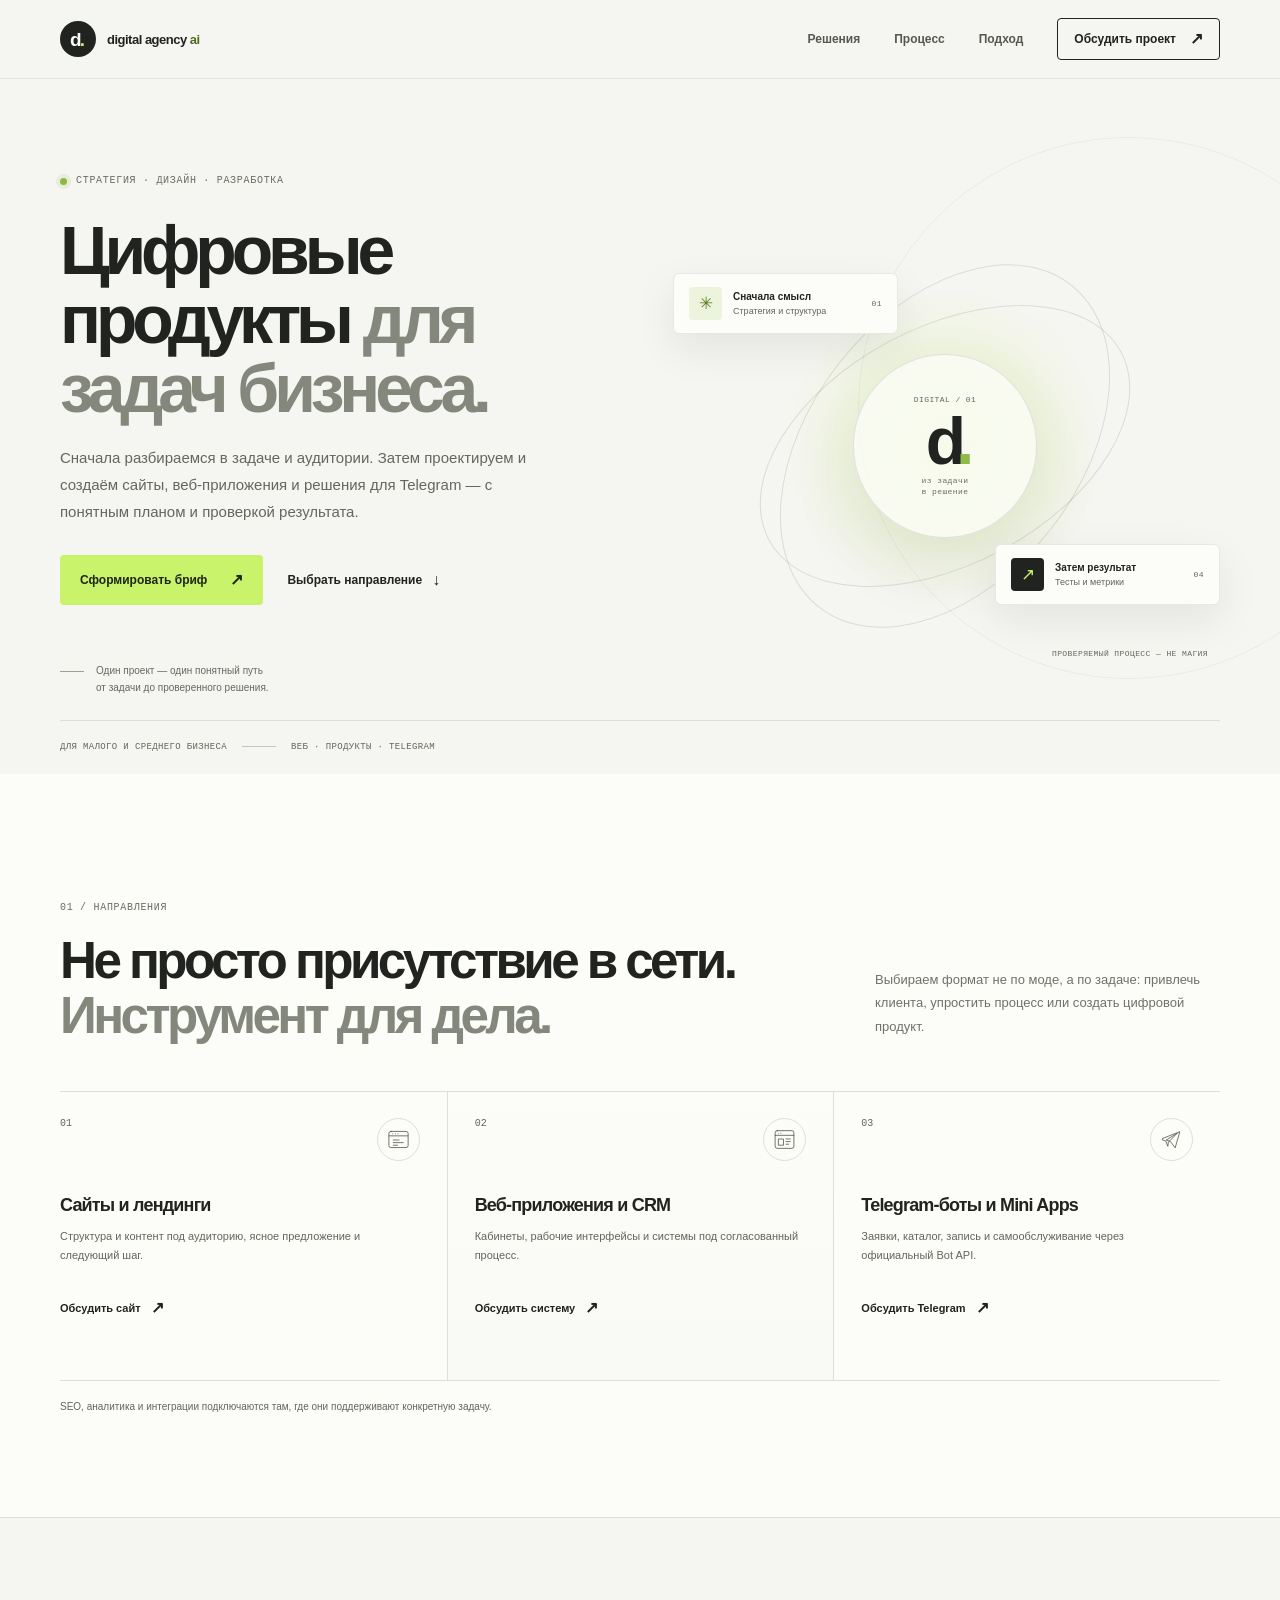
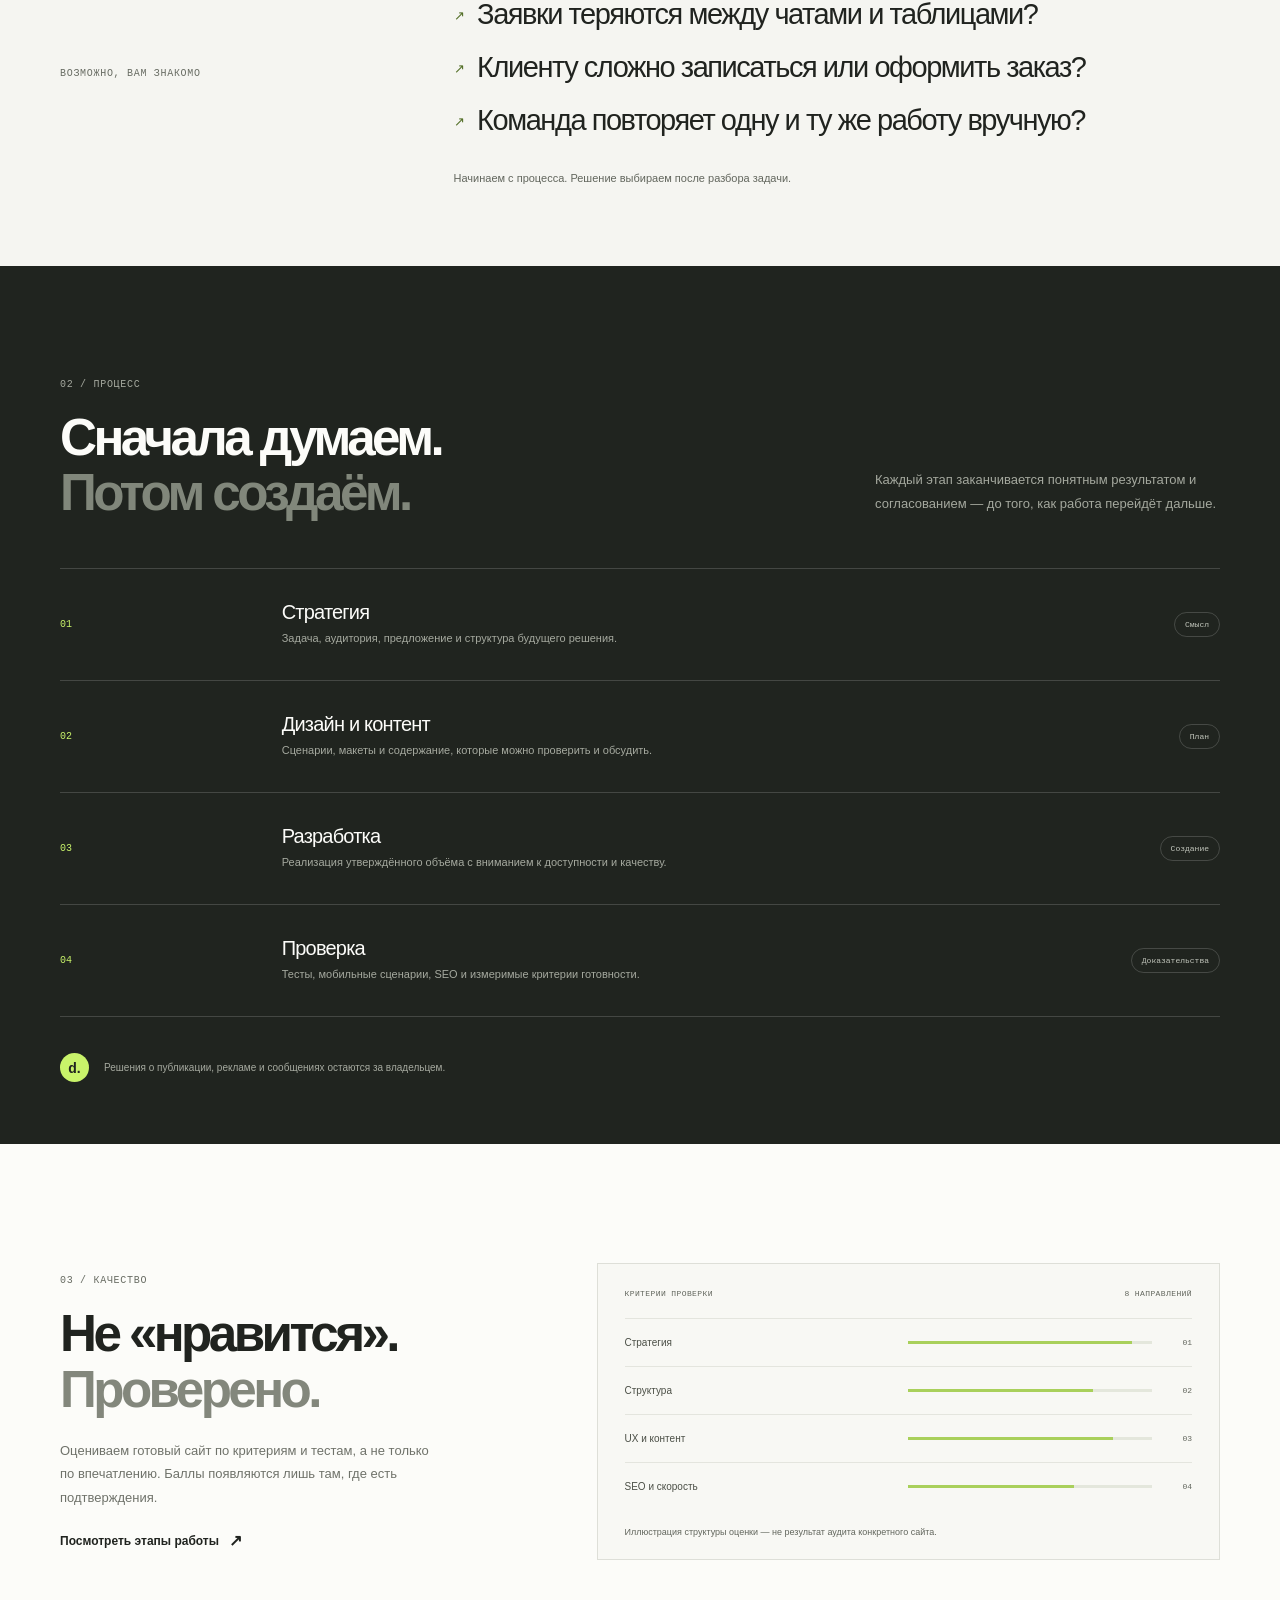
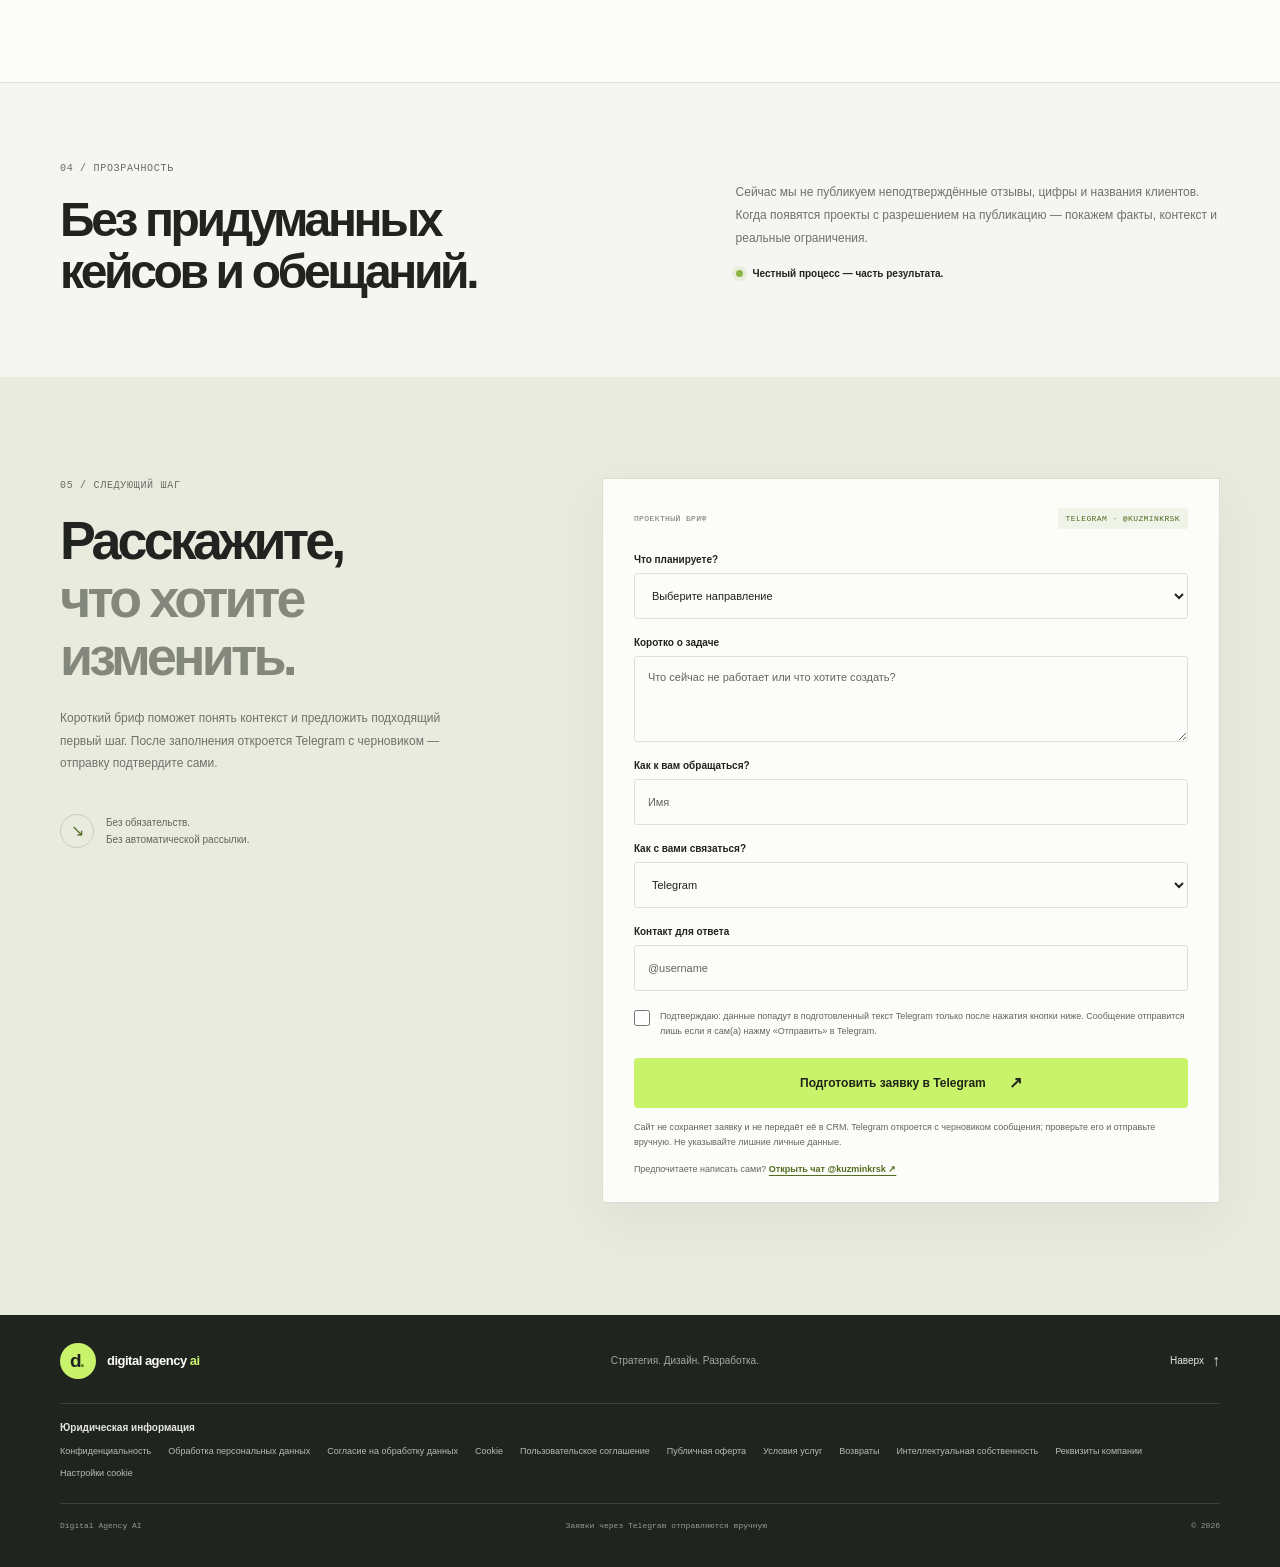
<file: index.html>
<!doctype html>
<html lang="ru">
  <head>
    <meta charset="UTF-8" />
    <meta name="viewport" content="width=device-width, initial-scale=1" />
    <meta name="theme-color" content="#f5f5f1" />
    <meta name="robots" content="index, follow" />
    <meta
      name="description"
      content="Digital Agency AI проектирует и разрабатывает сайты, веб-приложения и решения для Telegram. Стратегия, дизайн, разработка и проверка — по этапам."
    />
    <meta property="og:type" content="website" />
    <meta property="og:locale" content="ru_RU" />
    <meta property="og:title" content="Digital Agency AI — цифровые продукты для бизнеса" />
    <meta
      property="og:description"
      content="Сначала разбираемся в задаче. Затем проектируем и создаём сайты, веб-приложения и Telegram-решения."
    />
    <link rel="icon" href="./favicon.svg" type="image/svg+xml" />
    <link rel="stylesheet" href="./styles.css" />
    <title>Digital Agency AI — цифровые продукты для бизнеса</title>
  </head>
  <body>
    <a class="skip-link" href="#main">Перейти к содержимому</a>

    <header class="site-header">
      <div class="container header-inner">
        <a class="brand" href="#top" aria-label="Digital Agency AI — на главную">
          <span class="brand-mark" aria-hidden="true">d<span>.</span></span>
          <span class="brand-name">digital agency <b>ai</b></span>
        </a>

        <button
          class="menu-toggle"
          type="button"
          aria-expanded="false"
          aria-controls="primary-navigation"
          aria-label="Открыть меню"
        >
          <span></span>
          <span></span>
        </button>

        <nav class="site-nav" id="primary-navigation" aria-label="Основная навигация">
          <a href="#services">Решения</a>
          <a href="#process">Процесс</a>
          <a href="#quality">Подход</a>
          <a class="nav-cta" href="#brief">Обсудить проект <span aria-hidden="true">↗</span></a>
        </nav>
      </div>
    </header>

    <main id="main">
      <section class="hero section-shell" id="top" aria-labelledby="hero-title">
        <div class="container hero-grid">
          <div class="hero-copy">
            <p class="eyebrow"><span class="status-dot"></span> Стратегия · Дизайн · Разработка</p>
            <h1 id="hero-title">Цифровые продукты <span>для задач бизнеса.</span></h1>
            <p class="hero-description">
              Сначала разбираемся в задаче и аудитории. Затем проектируем и создаём
              сайты, веб-приложения и решения для Telegram — с понятным планом и
              проверкой результата.
            </p>
            <div class="hero-actions">
              <a class="button button-primary" href="#brief">
                Сформировать бриф <span aria-hidden="true">↗</span>
              </a>
              <a class="text-link" href="#services">Выбрать направление <span aria-hidden="true">↓</span></a>
            </div>
            <div class="hero-note">
              <span class="note-line" aria-hidden="true"></span>
              <p>Один проект — один понятный путь<br />от задачи до проверенного решения.</p>
            </div>
          </div>

          <div class="hero-art" aria-label="Схема этапов работы над цифровым продуктом">
            <div class="art-orbit orbit-one"></div>
            <div class="art-orbit orbit-two"></div>
            <div class="art-center">
              <span class="center-kicker">DIGITAL / 01</span>
              <span class="center-symbol" aria-hidden="true">d<span>.</span></span>
              <span class="center-label">из задачи<br />в решение</span>
            </div>
            <div class="art-card art-card-top">
              <span class="art-card-icon icon-spark" aria-hidden="true">✳</span>
              <span><b>Сначала смысл</b><small>Стратегия и структура</small></span>
              <span class="card-index">01</span>
            </div>
            <div class="art-card art-card-bottom">
              <span class="art-card-icon icon-check" aria-hidden="true">↗</span>
              <span><b>Затем результат</b><small>Тесты и метрики</small></span>
              <span class="card-index">04</span>
            </div>
            <span class="art-caption">ПРОВЕРЯЕМЫЙ ПРОЦЕСС <span>—</span> НЕ МАГИЯ</span>
          </div>
        </div>
        <div class="hero-bottom container">
          <span>Для малого и среднего бизнеса</span>
          <span class="hero-bottom-line" aria-hidden="true"></span>
          <span>Веб · Продукты · Telegram</span>
        </div>
      </section>

      <section class="services section-shell" id="services" aria-labelledby="services-title">
        <div class="container">
          <div class="section-heading">
            <div>
              <p class="eyebrow section-index">01 / НАПРАВЛЕНИЯ</p>
              <h2 id="services-title">Не просто присутствие в сети.<br /><span>Инструмент для дела.</span></h2>
            </div>
            <p class="section-intro">
              Выбираем формат не по моде, а по задаче: привлечь клиента, упростить
              процесс или создать цифровой продукт.
            </p>
          </div>

          <div class="service-grid">
            <article class="service-card">
              <div class="service-card-top">
                <span class="service-number">01</span>
                <span class="service-icon icon-window" aria-hidden="true">
                  <svg viewBox="0 0 48 48" fill="none">
                    <rect x="5.5" y="8.5" width="37" height="31" rx="4" />
                    <path d="M6 17h36M13 13h.01M18 13h.01M23 13h.01M14 25h11M14 30h19M14 35h8" />
                  </svg>
                </span>
              </div>
              <h3>Сайты и лендинги</h3>
              <p>Структура и контент под аудиторию, ясное предложение и следующий шаг.</p>
              <a class="card-link" href="#brief">Обсудить сайт <span aria-hidden="true">↗</span></a>
            </article>

            <article class="service-card service-card-featured">
              <div class="service-card-top">
                <span class="service-number">02</span>
                <span class="service-icon icon-system" aria-hidden="true">
                  <svg viewBox="0 0 48 48" fill="none">
                    <rect x="6" y="7" width="36" height="34" rx="4" />
                    <path d="M6 16h36M12 12h.01M17 12h.01M13 23h9v12h-9zM27 23h8M27 28h8M27 33h5" />
                  </svg>
                </span>
              </div>
              <h3>Веб-приложения и CRM</h3>
              <p>Кабинеты, рабочие интерфейсы и системы под согласованный процесс.</p>
              <a class="card-link" href="#brief">Обсудить систему <span aria-hidden="true">↗</span></a>
            </article>

            <article class="service-card">
              <div class="service-card-top">
                <span class="service-number">03</span>
                <span class="service-icon icon-telegram" aria-hidden="true">
                  <svg viewBox="0 0 48 48" fill="none">
                    <path d="m7 22 33-13-9 31-9-12-8-3 21-13-17 17-1 8-4-10-6-2Z" />
                  </svg>
                </span>
              </div>
              <h3>Telegram-боты и Mini Apps</h3>
              <p>Заявки, каталог, запись и самообслуживание через официальный Bot API.</p>
              <a class="card-link" href="#brief">Обсудить Telegram <span aria-hidden="true">↗</span></a>
            </article>
          </div>

          <p class="service-footnote">
            SEO, аналитика и интеграции подключаются там, где они поддерживают конкретную задачу.
          </p>
        </div>
      </section>

      <section class="problem-band section-shell" aria-label="Примеры бизнес-задач">
        <div class="container problem-inner">
          <p class="eyebrow">ВОЗМОЖНО, ВАМ ЗНАКОМО</p>
          <div class="problem-list">
            <p>Заявки теряются между чатами и таблицами?</p>
            <p>Клиенту сложно записаться или оформить заказ?</p>
            <p>Команда повторяет одну и ту же работу вручную?</p>
          </div>
          <p class="problem-note">Начинаем с процесса. Решение выбираем после разбора задачи.</p>
        </div>
      </section>

      <section class="process section-shell" id="process" aria-labelledby="process-title">
        <div class="container">
          <div class="section-heading section-heading-light">
            <div>
              <p class="eyebrow section-index">02 / ПРОЦЕСС</p>
              <h2 id="process-title">Сначала думаем.<br /><span>Потом создаём.</span></h2>
            </div>
            <p class="section-intro">
              Каждый этап заканчивается понятным результатом и согласованием — до
              того, как работа перейдёт дальше.
            </p>
          </div>

          <div class="process-list">
            <article class="process-step">
              <span class="step-number">01</span>
              <div>
                <h3>Стратегия</h3>
                <p>Задача, аудитория, предложение и структура будущего решения.</p>
              </div>
              <span class="step-tag">Смысл</span>
            </article>
            <article class="process-step">
              <span class="step-number">02</span>
              <div>
                <h3>Дизайн и контент</h3>
                <p>Сценарии, макеты и содержание, которые можно проверить и обсудить.</p>
              </div>
              <span class="step-tag">План</span>
            </article>
            <article class="process-step">
              <span class="step-number">03</span>
              <div>
                <h3>Разработка</h3>
                <p>Реализация утверждённого объёма с вниманием к доступности и качеству.</p>
              </div>
              <span class="step-tag">Создание</span>
            </article>
            <article class="process-step">
              <span class="step-number">04</span>
              <div>
                <h3>Проверка</h3>
                <p>Тесты, мобильные сценарии, SEO и измеримые критерии готовности.</p>
              </div>
              <span class="step-tag">Доказательства</span>
            </article>
          </div>
          <div class="process-bottom">
            <span class="process-mark" aria-hidden="true">d.</span>
            <p>Решения о публикации, рекламе и сообщениях остаются за владельцем.</p>
          </div>
        </div>
      </section>

      <section class="quality section-shell" id="quality" aria-labelledby="quality-title">
        <div class="container quality-grid">
          <div class="quality-copy">
            <p class="eyebrow section-index">03 / КАЧЕСТВО</p>
            <h2 id="quality-title">Не «нравится».<br /><span>Проверено.</span></h2>
            <p>
              Оцениваем готовый сайт по критериям и тестам, а не только по впечатлению.
              Баллы появляются лишь там, где есть подтверждения.
            </p>
            <a class="text-link" href="#process">
              Посмотреть этапы работы <span aria-hidden="true">↗</span>
            </a>
          </div>
          <div class="quality-board" aria-label="Категории оценки сайта">
            <div class="board-topline">
              <span>КРИТЕРИИ ПРОВЕРКИ</span>
              <span>8 НАПРАВЛЕНИЙ</span>
            </div>
            <div class="quality-row"><span>Стратегия</span><span class="quality-track"><i style="--fill: 92%"></i></span><b>01</b></div>
            <div class="quality-row"><span>Структура</span><span class="quality-track"><i style="--fill: 76%"></i></span><b>02</b></div>
            <div class="quality-row"><span>UX и контент</span><span class="quality-track"><i style="--fill: 84%"></i></span><b>03</b></div>
            <div class="quality-row"><span>SEO и скорость</span><span class="quality-track"><i style="--fill: 68%"></i></span><b>04</b></div>
            <p class="board-note">Иллюстрация структуры оценки — не результат аудита конкретного сайта.</p>
          </div>
        </div>
      </section>

      <section class="transparency section-shell" aria-labelledby="transparency-title">
        <div class="container transparency-inner">
          <div>
            <p class="eyebrow section-index">04 / ПРОЗРАЧНОСТЬ</p>
            <h2 id="transparency-title">Без придуманных<br />кейсов и обещаний.</h2>
          </div>
          <div class="transparency-copy">
            <p>
              Сейчас мы не публикуем неподтверждённые отзывы, цифры и названия клиентов.
              Когда появятся проекты с разрешением на публикацию — покажем факты, контекст
              и реальные ограничения.
            </p>
            <p class="transparency-note"><span class="status-dot"></span> Честный процесс — часть результата.</p>
          </div>
        </div>
      </section>

      <section class="brief-section section-shell" id="brief" aria-labelledby="brief-title">
        <div class="container brief-grid">
          <div class="brief-copy">
            <p class="eyebrow section-index">05 / СЛЕДУЮЩИЙ ШАГ</p>
            <h2 id="brief-title">Расскажите,<br /><span>что хотите изменить.</span></h2>
            <p>
              Короткий бриф поможет понять контекст и предложить подходящий первый шаг.
              После заполнения откроется Telegram с черновиком — отправку подтвердите сами.
            </p>
            <div class="brief-side-note">
              <span class="brief-side-icon" aria-hidden="true">↘</span>
              <span>Без обязательств.<br />Без автоматической рассылки.</span>
            </div>
          </div>

          <div class="brief-form-card">
            <div class="form-card-heading">
              <span>ПРОЕКТНЫЙ БРИФ</span>
              <span class="form-demo">TELEGRAM · @KUZMINKRSK</span>
            </div>
            <form id="brief-form" novalidate>
              <label for="project-type">Что планируете?</label>
              <select id="project-type" name="project-type" required>
                <option value="">Выберите направление</option>
                <option value="website">Сайт или лендинг</option>
                <option value="webapp">Веб-приложение или CRM</option>
                <option value="telegram">Telegram-бот или Mini App</option>
                <option value="unsure">Пока не уверен(а)</option>
              </select>

              <label for="project-description">Коротко о задаче</label>
              <textarea
                id="project-description"
                name="project-description"
                rows="3"
                maxlength="800"
                placeholder="Что сейчас не работает или что хотите создать?"
                required
              ></textarea>

              <label for="contact-name">Как к вам обращаться?</label>
              <input id="contact-name" name="contact-name" type="text" autocomplete="name" maxlength="80" placeholder="Имя" required />

              <label for="contact-type">Как с вами связаться?</label>
              <select id="contact-type" name="contact-type" required>
                <option value="telegram">Telegram</option>
                <option value="phone">Телефон</option>
                <option value="email">Email</option>
              </select>

              <label for="contact-value">Контакт для ответа</label>
              <input
                id="contact-value"
                name="contact-value"
                type="text"
                autocomplete="off"
                maxlength="254"
                placeholder="@username"
                required
              />

              <div class="consent-row">
                <input id="telegram-confirmation" name="telegram-confirmation" type="checkbox" required />
                <label for="telegram-confirmation">
                  Подтверждаю: данные попадут в подготовленный текст Telegram только после нажатия кнопки ниже.
                  Сообщение отправится лишь если я сам(а) нажму «Отправить» в Telegram.
                </label>
              </div>

              <button class="button button-primary form-submit" type="submit">
                Подготовить заявку в Telegram <span aria-hidden="true">↗</span>
              </button>
              <p class="form-privacy">
                Сайт не сохраняет заявку и не передаёт её в CRM. Telegram откроется с черновиком сообщения;
                проверьте его и отправьте вручную. Не указывайте лишние личные данные.
              </p>
              <p class="form-result" id="form-result" role="status" aria-live="polite"></p>
              <a
                class="form-telegram-fallback"
                id="form-telegram-fallback"
                href="https://t.me/kuzminkrsk"
                target="_blank"
                rel="noopener noreferrer"
                hidden
              >Открыть черновик заявки в Telegram ↗</a>
              <p class="form-direct-link">
                Предпочитаете написать сами?
                <a href="https://t.me/kuzminkrsk" target="_blank" rel="noopener noreferrer">Открыть чат @kuzminkrsk ↗</a>
              </p>
            </form>
          </div>
        </div>
      </section>
    </main>

    <footer class="site-footer">
      <div class="container footer-main">
        <a class="brand footer-brand" href="#top" aria-label="Digital Agency AI — наверх">
          <span class="brand-mark" aria-hidden="true">d<span>.</span></span>
          <span class="brand-name">digital agency <b>ai</b></span>
        </a>
        <p>Стратегия. Дизайн. Разработка.</p>
        <a class="footer-top" href="#top">Наверх <span aria-hidden="true">↑</span></a>
      </div>
      <div class="container footer-legal">
        <strong>Юридическая информация</strong>
        <nav aria-label="Юридическая информация">
          <a href="/legal/#/privacy-policy">Конфиденциальность</a>
          <a href="/legal/#/personal-data-processing-policy">Обработка персональных данных</a>
          <a href="/legal/#/personal-data-consent">Согласие на обработку данных</a>
          <a href="/legal/#/cookie-policy">Cookie</a>
          <a href="/legal/#/terms-of-use">Пользовательское соглашение</a>
          <a href="/legal/#/public-offer">Публичная оферта</a>
          <a href="/legal/#/service-terms">Условия услуг</a>
          <a href="/legal/#/refund-policy">Возвраты</a>
          <a href="/legal/#/intellectual-property-policy">Интеллектуальная собственность</a>
          <a href="/legal/#/company-details">Реквизиты компании</a>
          <a href="/legal/#/cookie-settings">Настройки cookie</a>
        </nav>
      </div>
      <div class="container footer-bottom">
        <span>Digital Agency AI</span>
        <span>Заявки через Telegram отправляются вручную</span>
        <span>© <span id="current-year">2026</span></span>
      </div>
    </footer>

    <script src="./script.js?v=9f6546f" defer></script>
  </body>
</html>
</file>
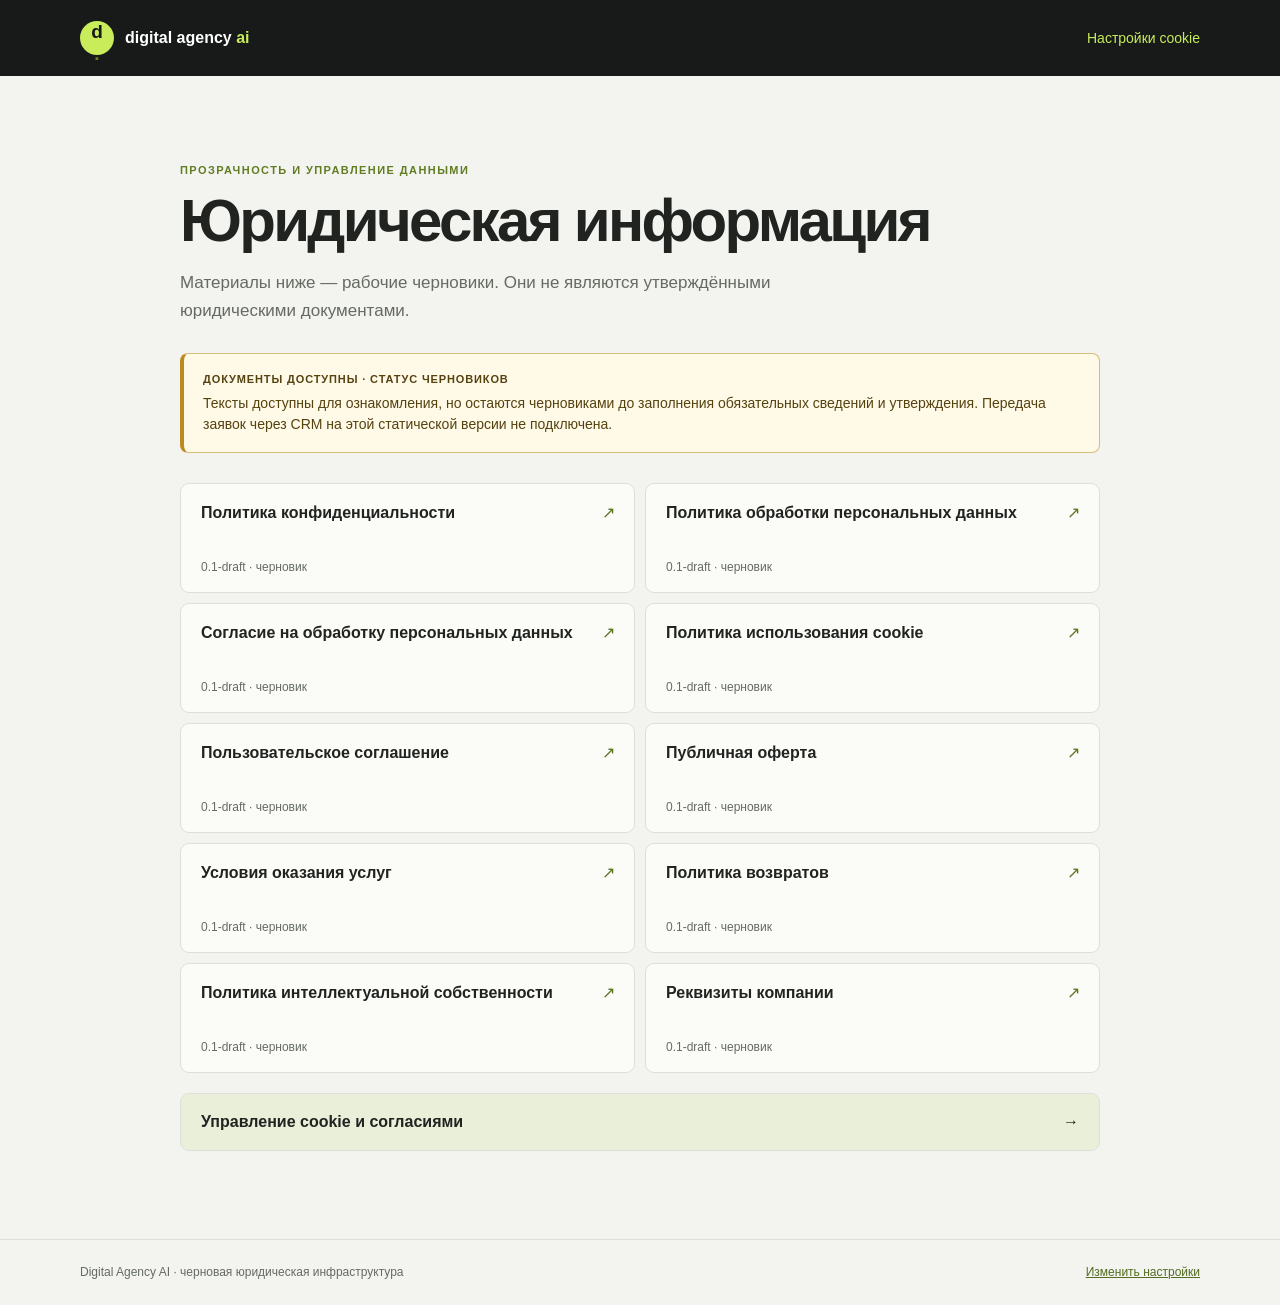
<file: legal/index.html>
<!doctype html>
<html lang="ru">
  <head>
    <meta charset="UTF-8" />
    <meta name="viewport" content="width=device-width, initial-scale=1.0" />
    <meta name="robots" content="noindex, nofollow" />
    <meta name="description" content="Черновые юридические документы Digital Agency AI." />
    <meta name="theme-color" content="#171a19" />
    <title>Юридическая информация — Digital Agency AI</title>
    <script type="module" crossorigin src="/legal/assets/index-xzDT-lK0.js"></script>
    <link rel="stylesheet" crossorigin href="/legal/assets/index-CKDJn71c.css">
  </head>
  <body>
    <div id="root"></div>

  </body>
</html>
</file>
<file: styles.css>
:root {
  color-scheme: light;
  --paper: #f5f5f1;
  --paper-bright: #fcfcf9;
  --ink: #20231f;
  --muted: #62665d;
  --line: #dedfd8;
  --accent: #c9f36a;
  --accent-deep: #31530a;
  --night: #20241f;
  --night-soft: #2a2f28;
  --mono: "Cascadia Code", "Consolas", monospace;
  --sans: "Aptos", "Segoe UI Variable", "Segoe UI", sans-serif;
  --container: 1160px;
}

* {
  box-sizing: border-box;
}

html {
  scroll-behavior: smooth;
  scroll-padding-top: 92px;
}

body {
  margin: 0;
  background: var(--paper);
  color: var(--ink);
  font-family: var(--sans);
  -webkit-font-smoothing: antialiased;
  text-rendering: optimizeLegibility;
}

body,
button,
input,
select,
textarea {
  font-family: var(--sans);
}

button,
a,
input,
select,
textarea {
  -webkit-tap-highlight-color: transparent;
}

a {
  color: inherit;
}

button,
input,
select,
textarea {
  font-size: inherit;
}

button:focus-visible,
a:focus-visible,
input:focus-visible,
select:focus-visible,
textarea:focus-visible {
  outline: 3px solid #6c9229;
  outline-offset: 4px;
}

.container {
  width: min(var(--container), calc(100% - 64px));
  margin-inline: auto;
}

.section-shell {
  position: relative;
}

.skip-link {
  position: absolute;
  z-index: 20;
  top: 8px;
  left: 8px;
  padding: 12px 16px;
  transform: translateY(-150%);
  background: var(--ink);
  color: white;
  text-decoration: none;
}

.skip-link:focus {
  transform: translateY(0);
}

.site-header {
  position: sticky;
  z-index: 10;
  top: 0;
  border-bottom: 1px solid rgb(32 35 31 / 8%);
  background: rgb(245 245 241 / 92%);
  backdrop-filter: blur(16px);
}

.header-inner {
  display: flex;
  min-height: 78px;
  align-items: center;
  justify-content: space-between;
}

.brand {
  display: inline-flex;
  align-items: center;
  gap: 11px;
  text-decoration: none;
}

.brand-mark {
  display: flex;
  width: 36px;
  height: 36px;
  align-items: center;
  justify-content: center;
  padding-right: 3px;
  border-radius: 50%;
  background: var(--ink);
  color: var(--paper-bright);
  font-size: 19px;
  font-weight: 800;
  letter-spacing: -2px;
  line-height: 1;
}

.brand-mark span,
.center-symbol span {
  color: var(--accent);
}

.brand-name {
  font-size: 13px;
  font-weight: 700;
  letter-spacing: -0.5px;
}

.brand-name b {
  color: #4f6c1f;
  font-weight: 800;
}

.site-nav {
  display: flex;
  align-items: center;
  gap: 34px;
}

.site-nav > a:not(.nav-cta) {
  color: #555850;
  font-size: 12px;
  font-weight: 600;
  text-decoration: none;
  transition: color 160ms ease;
}

.site-nav > a:not(.nav-cta):hover,
.text-link:hover,
.card-link:hover {
  color: #4f6c1f;
}

.nav-cta {
  display: inline-flex;
  min-height: 42px;
  align-items: center;
  gap: 14px;
  padding: 0 16px;
  border: 1px solid var(--ink);
  border-radius: 4px;
  font-size: 12px;
  font-weight: 700;
  text-decoration: none;
  transition: background 160ms ease, color 160ms ease;
}

.nav-cta:hover {
  background: var(--ink);
  color: white;
}

.nav-cta span,
.button span,
.card-link span,
.text-link span,
.footer-top span {
  font-size: 16px;
  line-height: 1;
}

.menu-toggle {
  display: none;
}

.hero {
  overflow: hidden;
  padding: 94px 0 22px;
}

.hero::before {
  position: absolute;
  top: 58px;
  right: -120px;
  width: 540px;
  height: 540px;
  border: 1px solid rgb(32 35 31 / 5%);
  border-radius: 50%;
  content: "";
  pointer-events: none;
}

.hero-grid {
  position: relative;
  display: grid;
  min-height: 500px;
  grid-template-columns: 1.03fr 0.97fr;
  align-items: center;
  gap: 26px;
}

.hero-copy {
  z-index: 1;
  padding-bottom: 24px;
}

.eyebrow {
  display: flex;
  align-items: center;
  gap: 9px;
  margin: 0;
  color: #686c63;
  font-family: var(--mono);
  font-size: 10px;
  letter-spacing: 0.07em;
  line-height: 1.6;
  text-transform: uppercase;
}

.status-dot {
  display: inline-block;
  width: 7px;
  height: 7px;
  flex: 0 0 auto;
  border-radius: 50%;
  background: #8eb646;
  box-shadow: 0 0 0 4px rgb(142 182 70 / 14%);
}

h1,
h2,
h3,
p {
  margin-top: 0;
}

.hero h1 {
  max-width: 650px;
  margin: 27px 0 20px;
  font-size: clamp(44px, 5.3vw, 72px);
  font-weight: 600;
  letter-spacing: -0.075em;
  line-height: 1.02;
}

.hero h1 span,
.section-heading h2 span,
.quality h2 span,
.brief-copy h2 span {
  color: #83877c;
}

.hero-description {
  max-width: 490px;
  margin-bottom: 30px;
  color: #64675f;
  font-size: 15px;
  line-height: 1.8;
}

.hero-actions {
  display: flex;
  flex-wrap: wrap;
  align-items: center;
  gap: 24px;
}

.button {
  display: inline-flex;
  min-height: 50px;
  align-items: center;
  justify-content: center;
  gap: 23px;
  padding: 0 19px;
  border: 1px solid transparent;
  border-radius: 4px;
  cursor: pointer;
  font-size: 12px;
  font-weight: 700;
  text-decoration: none;
  transition: background 160ms ease, transform 160ms ease;
}

.button:hover {
  transform: translateY(-2px);
}

.button-primary {
  background: var(--accent);
  color: #20251a;
}

.button-primary:hover {
  background: #d6ff79;
}

.text-link {
  display: inline-flex;
  align-items: center;
  gap: 10px;
  color: var(--ink);
  font-size: 12px;
  font-weight: 700;
  text-decoration: none;
  transition: color 160ms ease;
}

.hero-note {
  display: flex;
  align-items: flex-start;
  gap: 12px;
  margin-top: 57px;
}

.note-line {
  width: 24px;
  height: 1px;
  margin-top: 9px;
  background: #9da095;
}

.hero-note p {
  margin: 0;
  color: #656960;
  font-size: 10px;
  line-height: 1.7;
}

.hero-art {
  position: relative;
  display: grid;
  min-height: 455px;
  place-items: center;
  isolation: isolate;
}

.hero-art::before {
  position: absolute;
  z-index: -1;
  width: 310px;
  height: 310px;
  border-radius: 50%;
  background: radial-gradient(circle, rgb(201 243 106 / 35%), rgb(201 243 106 / 0%) 72%);
  content: "";
}

.art-orbit {
  position: absolute;
  border: 1px solid rgb(32 35 31 / 12%);
  border-radius: 50%;
  transform: rotate(-28deg);
}

.orbit-one {
  width: 400px;
  height: 238px;
}

.orbit-two {
  width: 270px;
  height: 410px;
  transform: rotate(38deg);
}

.art-center {
  position: relative;
  display: flex;
  width: 184px;
  height: 184px;
  flex-direction: column;
  align-items: center;
  justify-content: center;
  border: 1px solid rgb(32 35 31 / 11%);
  border-radius: 50%;
  background: rgb(252 252 249 / 75%);
  box-shadow: 0 26px 70px rgb(45 52 33 / 9%);
}

.center-kicker,
.center-label,
.art-caption,
.card-index,
.form-card-heading,
.board-topline {
  font-family: var(--mono);
  letter-spacing: 0.05em;
}

.center-kicker {
  color: #64685f;
  font-size: 8px;
}

.center-symbol {
  margin: 4px 0 1px;
  font-size: 66px;
  font-weight: 800;
  letter-spacing: -10px;
  line-height: 1;
}

.center-symbol span {
  color: #90b94a;
}

.center-label {
  color: #6a6e64;
  font-size: 8px;
  line-height: 1.4;
  text-align: center;
}

.art-card {
  position: absolute;
  display: flex;
  min-width: 225px;
  align-items: center;
  gap: 11px;
  padding: 13px 15px;
  border: 1px solid rgb(32 35 31 / 9%);
  border-radius: 6px;
  background: var(--paper-bright);
  box-shadow: 0 15px 40px rgb(30 34 27 / 8%);
}

.art-card-top {
  top: 54px;
  left: 3px;
}

.art-card-bottom {
  right: 0;
  bottom: 69px;
}

.art-card-icon {
  display: grid;
  width: 33px;
  height: 33px;
  flex: 0 0 auto;
  place-items: center;
  border-radius: 4px;
  background: #edf4dd;
  color: #597e22;
  font-size: 17px;
}

.icon-check {
  background: var(--ink);
  color: var(--accent);
}

.art-card b,
.art-card small {
  display: block;
}

.art-card b {
  font-size: 10px;
  font-weight: 700;
}

.art-card small {
  margin-top: 4px;
  color: var(--muted);
  font-size: 9px;
}

.card-index {
  margin-left: auto;
  color: #62665d;
  font-size: 8px;
}

.art-caption {
  position: absolute;
  right: 12px;
  bottom: 16px;
  color: #64685f;
  font-size: 8px;
}

.art-caption span {
  color: #526e26;
}

.hero-bottom {
  display: flex;
  align-items: center;
  gap: 15px;
  padding-top: 21px;
  border-top: 1px solid var(--line);
  color: #62665d;
  font-family: var(--mono);
  font-size: 9px;
  letter-spacing: 0.04em;
  text-transform: uppercase;
}

.hero-bottom-line {
  width: 34px;
  height: 1px;
  background: #c3c6bd;
}

.services {
  padding: 126px 0 105px;
  background: var(--paper-bright);
}

.section-heading {
  display: flex;
  align-items: end;
  justify-content: space-between;
  gap: 60px;
  margin-bottom: 48px;
}

.section-index {
  margin-bottom: 17px;
}

.section-heading h2,
.quality h2,
.brief-copy h2 {
  margin-bottom: 0;
  font-size: clamp(36px, 4vw, 54px);
  font-weight: 600;
  letter-spacing: -0.07em;
  line-height: 1.08;
}

.section-intro {
  max-width: 345px;
  margin: 0 0 5px;
  color: #6f726a;
  font-size: 13px;
  line-height: 1.8;
}

.service-grid {
  display: grid;
  grid-template-columns: repeat(3, 1fr);
  border-top: 1px solid var(--line);
  border-bottom: 1px solid var(--line);
}

.service-card {
  min-height: 288px;
  padding: 26px 27px 25px 0;
}

.service-card + .service-card {
  padding-left: 27px;
  border-left: 1px solid var(--line);
}

.service-card-featured {
  background: linear-gradient(180deg, rgb(245 245 241 / 0%), rgb(245 245 241 / 50%));
}

.service-card-top {
  display: flex;
  align-items: flex-start;
  justify-content: space-between;
  margin-bottom: 34px;
}

.service-number {
  color: #62665d;
  font-family: var(--mono);
  font-size: 10px;
}

.service-icon {
  display: grid;
  width: 43px;
  height: 43px;
  place-items: center;
  border: 1px solid var(--line);
  border-radius: 50%;
}

.service-icon svg {
  width: 25px;
  height: 25px;
  stroke: #41463b;
  stroke-linecap: round;
  stroke-linejoin: round;
  stroke-width: 1.4;
}

.service-card h3 {
  margin-bottom: 11px;
  font-size: 18px;
  font-weight: 600;
  letter-spacing: -0.045em;
}

.service-card > p {
  min-height: 47px;
  margin-bottom: 24px;
  color: #62665d;
  font-size: 11px;
  line-height: 1.75;
}

.card-link {
  display: inline-flex;
  align-items: center;
  gap: 10px;
  font-size: 11px;
  font-weight: 700;
  text-decoration: none;
  transition: color 160ms ease;
}

.service-footnote {
  margin: 20px 0 0;
  color: #62665d;
  font-size: 10px;
}

.problem-band {
  padding: 77px 0 82px;
  border-top: 1px solid var(--line);
}

.problem-inner {
  display: grid;
  grid-template-columns: 0.6fr 1.4fr;
  column-gap: 65px;
  row-gap: 28px;
}

.problem-inner > .eyebrow {
  padding-top: 12px;
}

.problem-list {
  display: grid;
  gap: 14px;
}

.problem-list p {
  margin: 0;
  font-size: clamp(21px, 2.4vw, 29px);
  font-weight: 500;
  letter-spacing: -0.05em;
  line-height: 1.35;
}

.problem-list p::before {
  margin-right: 14px;
  color: #526e26;
  content: "↗";
  font-family: var(--mono);
  font-size: 13px;
  vertical-align: 4px;
}

.problem-note {
  grid-column: 2;
  margin: 3px 0 0;
  color: #62665d;
  font-size: 11px;
}

.process {
  padding: 111px 0 62px;
  background: var(--night);
  color: var(--paper-bright);
}

.section-heading-light .eyebrow,
.section-heading-light .section-intro {
  color: #a4a89e;
}

.section-heading-light h2 span {
  color: #81877b;
}

.process-list {
  border-top: 1px solid rgb(255 255 255 / 16%);
}

.process-step {
  display: grid;
  min-height: 112px;
  grid-template-columns: 0.28fr 1fr 0.3fr;
  align-items: center;
  gap: 25px;
  border-bottom: 1px solid rgb(255 255 255 / 16%);
}

.step-number {
  color: var(--accent);
  font-family: var(--mono);
  font-size: 10px;
}

.process-step h3 {
  margin-bottom: 5px;
  font-size: 20px;
  font-weight: 500;
  letter-spacing: -0.04em;
}

.process-step p {
  margin: 0;
  color: #a5a99f;
  font-size: 11px;
  line-height: 1.7;
}

.step-tag {
  justify-self: end;
  padding: 7px 10px;
  border: 1px solid rgb(255 255 255 / 17%);
  border-radius: 20px;
  color: #c3c7bd;
  font-family: var(--mono);
  font-size: 8px;
}

.process-bottom {
  display: flex;
  align-items: center;
  gap: 15px;
  padding-top: 36px;
}

.process-mark {
  display: grid;
  width: 29px;
  height: 29px;
  place-items: center;
  border-radius: 50%;
  background: var(--accent);
  color: var(--ink);
  font-size: 14px;
  font-weight: 800;
}

.process-bottom p {
  margin: 0;
  color: #a5a99f;
  font-size: 10px;
}

.quality {
  padding: 119px 0 122px;
  background: var(--paper-bright);
}

.quality-grid {
  display: grid;
  grid-template-columns: 0.84fr 1.16fr;
  align-items: center;
  gap: 85px;
}

.quality-copy > p:not(.eyebrow) {
  max-width: 385px;
  margin: 22px 0 22px;
  color: #6f726a;
  font-size: 13px;
  line-height: 1.8;
}

.quality-board {
  padding: 25px 27px 19px;
  border: 1px solid var(--line);
  background: #f8f8f4;
}

.board-topline {
  display: flex;
  justify-content: space-between;
  padding-bottom: 20px;
  color: #62665d;
  font-size: 8px;
}

.quality-row {
  display: grid;
  min-height: 48px;
  grid-template-columns: 1.1fr 1fr 25px;
  align-items: center;
  gap: 15px;
  border-top: 1px solid #e4e5de;
  font-size: 10px;
}

.quality-row > span:first-child {
  color: #4b4f46;
}

.quality-row b {
  color: #62665d;
  font-family: var(--mono);
  font-size: 8px;
  font-weight: 400;
  text-align: right;
}

.quality-track {
  height: 3px;
  overflow: hidden;
  background: #e4e7dc;
}

.quality-track i {
  display: block;
  width: var(--fill);
  height: 100%;
  background: #a9d05b;
}

.board-note {
  margin: 15px 0 0;
  color: #62665d;
  font-size: 9px;
  line-height: 1.6;
}

.transparency {
  padding: 78px 0;
  border-top: 1px solid var(--line);
}

.transparency-inner {
  display: grid;
  grid-template-columns: 1fr 0.8fr;
  align-items: center;
  gap: 70px;
}

.transparency h2 {
  margin: 0;
  font-size: clamp(32px, 4vw, 48px);
  font-weight: 600;
  letter-spacing: -0.07em;
  line-height: 1.1;
}

.transparency-copy > p:first-child {
  margin-bottom: 18px;
  color: #6f726a;
  font-size: 12px;
  line-height: 1.9;
}

.transparency-note {
  display: flex;
  align-items: center;
  gap: 10px;
  margin: 0;
  font-size: 10px;
  font-weight: 700;
}

.brief-section {
  padding: 101px 0 112px;
  background: #e9ebdf;
}

.brief-grid {
  display: grid;
  grid-template-columns: 0.85fr 1.15fr;
  align-items: start;
  gap: 85px;
}

.brief-copy h2 {
  font-size: clamp(38px, 4.2vw, 58px);
}

.brief-copy > p:not(.eyebrow) {
  max-width: 410px;
  margin: 22px 0 0;
  color: #6f726a;
  font-size: 12px;
  line-height: 1.85;
}

.brief-side-note {
  display: flex;
  align-items: center;
  gap: 12px;
  margin-top: 40px;
  color: #62665d;
  font-size: 10px;
  line-height: 1.7;
}

.brief-side-icon {
  display: grid;
  width: 34px;
  height: 34px;
  place-items: center;
  border: 1px solid #c8cbbd;
  border-radius: 50%;
  color: #4f6c1f;
  font-size: 16px;
}

.brief-form-card {
  padding: 29px 31px 25px;
  border: 1px solid #dbddd2;
  background: var(--paper-bright);
  box-shadow: 0 18px 50px rgb(50 56 39 / 6%);
}

.form-card-heading {
  display: flex;
  align-items: center;
  justify-content: space-between;
  margin-bottom: 25px;
  color: #6f7369;
  font-size: 8px;
}

.form-demo {
  padding: 6px 8px;
  border-radius: 2px;
  background: #f0f3e8;
  color: #4f6c1f;
}

.brief-form-card form {
  display: grid;
}

.brief-form-card label {
  margin: 0 0 8px;
  font-size: 10px;
  font-weight: 700;
}

.brief-form-card input,
.brief-form-card select,
.brief-form-card textarea {
  width: 100%;
  min-height: 46px;
  margin: 0 0 18px;
  padding: 12px 13px;
  border: 1px solid #dfe1d9;
  border-radius: 3px;
  background: #fcfcfa;
  color: var(--ink);
  font-size: 11px;
}

.brief-form-card textarea {
  min-height: 86px;
  resize: vertical;
  line-height: 1.6;
}

.brief-form-card input::placeholder,
.brief-form-card textarea::placeholder {
  color: #62665d;
}

.consent-row {
  display: flex;
  align-items: flex-start;
  gap: 10px;
  margin: 0 0 17px;
}

.brief-form-card .consent-row input {
  width: 16px;
  min-width: 16px;
  min-height: 16px;
  height: 16px;
  margin: 1px 0 0;
  padding: 0;
  accent-color: #587d25;
}

.brief-form-card .consent-row label {
  margin: 0;
  color: #62665d;
  font-size: 9px;
  font-weight: 500;
  line-height: 1.65;
}

.form-submit {
  width: 100%;
  margin-top: 2px;
  border: 0;
}

.form-privacy {
  margin: 12px 0 0;
  color: #62665d;
  font-size: 9px;
  line-height: 1.65;
}

.form-result {
  min-height: 0;
  margin: 0;
  color: #506b2b;
  font-size: 10px;
  line-height: 1.6;
}

.form-result:not(:empty) {
  min-height: 34px;
  margin-top: 10px;
}

.form-result a,
.form-direct-link a,
.form-telegram-fallback {
  color: #4f6c1f;
  font-weight: 700;
  text-underline-offset: 3px;
}

.form-telegram-fallback {
  display: inline-block;
  margin-top: 6px;
  font-size: 10px;
}

.form-telegram-fallback[hidden] {
  display: none;
}

.form-direct-link {
  margin: 12px 0 0;
  color: #62665d;
  font-size: 9px;
  line-height: 1.7;
}

.brief-form-card .consent-row a {
  color: #4f6c1f;
  font-weight: 700;
  text-underline-offset: 3px;
}

.form-submit:disabled {
  cursor: wait;
  opacity: 0.72;
}

.site-footer {
  padding: 28px 0 20px;
  background: var(--night);
  color: var(--paper-bright);
}

.footer-main,
.footer-bottom {
  display: flex;
  align-items: center;
  justify-content: space-between;
}

.footer-main {
  min-height: 58px;
  padding-bottom: 24px;
}

.footer-brand .brand-mark {
  background: var(--accent);
  color: var(--ink);
}

.footer-brand .brand-mark span {
  color: #66842d;
}

.footer-brand .brand-name {
  color: var(--paper-bright);
}

.footer-brand .brand-name b {
  color: var(--accent);
}

.footer-main > p {
  margin: 0;
  color: #a5a99f;
  font-size: 10px;
}

.footer-legal {
  padding: 18px 0 22px;
  border-top: 1px solid rgb(255 255 255 / 13%);
}

.footer-legal strong {
  display: block;
  margin-bottom: 11px;
  color: #e4e6de;
  font-size: 10px;
}

.footer-legal nav {
  display: flex;
  flex-wrap: wrap;
  gap: 8px 17px;
}

.footer-legal a {
  color: #b7bcb1;
  font-size: 9px;
  line-height: 1.6;
  text-decoration: none;
}

.footer-legal a:hover {
  color: var(--accent);
}

.footer-top {
  display: inline-flex;
  align-items: center;
  gap: 8px;
  color: #e4e6de;
  font-size: 10px;
  text-decoration: none;
}

.footer-bottom {
  min-height: 44px;
  border-top: 1px solid rgb(255 255 255 / 13%);
  color: #969b90;
  font-family: var(--mono);
  font-size: 8px;
}

@media (max-width: 900px) {
  .container {
    width: min(var(--container), calc(100% - 44px));
  }

  .hero {
    padding-top: 72px;
  }

  .hero-grid {
    min-height: 430px;
    grid-template-columns: 1fr 0.82fr;
    gap: 4px;
  }

  .hero h1 {
    font-size: clamp(42px, 6vw, 59px);
  }

  .hero-art {
    transform: scale(0.84);
  }

  .section-heading {
    gap: 35px;
  }

  .quality-grid,
  .brief-grid {
    gap: 48px;
  }
}

@media (max-width: 680px) {
  html {
    scroll-padding-top: 74px;
  }

  .container {
    width: calc(100% - 40px);
  }

  .header-inner {
    min-height: 68px;
  }

  .menu-toggle {
    display: flex;
    width: 42px;
    height: 42px;
    flex-direction: column;
    align-items: center;
    justify-content: center;
    gap: 5px;
    border: 1px solid var(--line);
    border-radius: 50%;
    background: transparent;
    cursor: pointer;
  }

  .menu-toggle span {
    width: 15px;
    height: 1px;
    background: var(--ink);
  }

  .site-nav {
    position: absolute;
    top: calc(100% + 1px);
    right: 0;
    left: 0;
    display: none;
    align-items: stretch;
    gap: 0;
    padding: 10px 20px 18px;
    border-bottom: 1px solid var(--line);
    background: var(--paper);
  }

  .site-nav.is-open {
    display: flex;
    flex-direction: column;
  }

  .site-nav > a:not(.nav-cta) {
    padding: 14px 0;
    border-bottom: 1px solid var(--line);
  }

  .nav-cta {
    justify-content: space-between;
    margin-top: 14px;
  }

  .hero {
    padding: 57px 0 20px;
  }

  .hero::before {
    top: 230px;
    right: -250px;
    width: 410px;
    height: 410px;
  }

  .hero-grid {
    min-height: auto;
    grid-template-columns: 1fr;
    gap: 0;
  }

  .hero-copy {
    padding-bottom: 0;
  }

  .eyebrow {
    font-size: 9px;
  }

  .hero h1 {
    max-width: 520px;
    margin: 24px 0 15px;
    font-size: clamp(42px, 12vw, 62px);
  }

  .hero-description {
    max-width: 540px;
    margin-bottom: 24px;
    font-size: 13px;
  }

  .hero-actions {
    align-items: flex-start;
    gap: 19px;
  }

  .button {
    min-height: 48px;
    padding-inline: 15px;
    font-size: 11px;
  }

  .text-link {
    min-height: 48px;
    font-size: 11px;
  }

  .hero-note {
    margin-top: 29px;
  }

  .hero-art {
    min-height: 355px;
    margin: -2px -24px -8px;
    transform: scale(0.78);
  }

  .orbit-one {
    width: 350px;
    height: 205px;
  }

  .orbit-two {
    width: 230px;
    height: 350px;
  }

  .art-card-top {
    top: 40px;
    left: 1px;
  }

  .art-card-bottom {
    right: 0;
    bottom: 54px;
  }

  .hero-bottom {
    gap: 8px;
    font-size: 7px;
  }

  .hero-bottom-line {
    width: 17px;
  }

  .services,
  .process,
  .quality,
  .brief-section {
    padding: 78px 0;
  }

  .section-heading {
    display: block;
    margin-bottom: 31px;
  }

  .section-heading h2,
  .quality h2,
  .brief-copy h2 {
    font-size: clamp(35px, 10vw, 47px);
  }

  .section-intro {
    max-width: 440px;
    margin-top: 18px;
    font-size: 12px;
  }

  .service-grid {
    grid-template-columns: 1fr;
  }

  .service-card,
  .service-card + .service-card {
    min-height: auto;
    padding: 22px 0 25px;
    border-left: 0;
  }

  .service-card + .service-card {
    border-top: 1px solid var(--line);
  }

  .service-card-top {
    margin-bottom: 20px;
  }

  .service-card > p {
    min-height: 0;
    margin-bottom: 16px;
  }

  .problem-band {
    padding: 59px 0 64px;
  }

  .problem-inner {
    grid-template-columns: 1fr;
    gap: 22px;
  }

  .problem-list {
    gap: 13px;
  }

  .problem-list p {
    font-size: 22px;
  }

  .problem-note {
    grid-column: 1;
    font-size: 10px;
    line-height: 1.7;
  }

  .process {
    padding-bottom: 49px;
  }

  .process-step {
    min-height: 107px;
    grid-template-columns: 27px 1fr;
    gap: 12px;
  }

  .process-step h3 {
    font-size: 17px;
  }

  .process-step p {
    max-width: 340px;
    font-size: 10px;
  }

  .step-tag {
    display: none;
  }

  .process-bottom {
    align-items: flex-start;
    padding-top: 25px;
  }

  .process-bottom p {
    padding-top: 4px;
    line-height: 1.7;
  }

  .quality-grid,
  .brief-grid,
  .transparency-inner {
    grid-template-columns: 1fr;
    gap: 34px;
  }

  .quality-copy > p:not(.eyebrow) {
    font-size: 12px;
  }

  .quality-board {
    padding: 19px 15px 14px;
  }

  .quality-row {
    grid-template-columns: 1.15fr 1fr 20px;
    gap: 9px;
    font-size: 9px;
  }

  .transparency {
    padding: 68px 0;
  }

  .transparency-inner {
    gap: 23px;
  }

  .transparency h2 {
    font-size: 38px;
  }

  .transparency-copy > p:first-child {
    font-size: 11px;
  }

  .brief-section {
    padding-block: 74px;
  }

  .brief-form-card {
    padding: 22px 17px 19px;
  }

  .footer-main {
    display: grid;
    grid-template-columns: 1fr auto;
    gap: 13px;
    padding-bottom: 19px;
  }

  .footer-main > p {
    grid-column: 1;
    grid-row: 2;
  }

  .footer-top {
    grid-column: 2;
    grid-row: 1 / span 2;
  }

  .footer-bottom {
    min-height: 53px;
    flex-wrap: wrap;
    gap: 8px;
    padding-top: 13px;
    font-size: 7px;
  }
}

@media (prefers-reduced-motion: reduce) {
  *,
  *::before,
  *::after {
    scroll-behavior: auto !important;
    animation-duration: 0.01ms !important;
    animation-iteration-count: 1 !important;
    transition-duration: 0.01ms !important;
  }
}
</file>
<file: legal/assets/index-CKDJn71c.css>
:root{font-family:Inter,Segoe UI,Arial,sans-serif;color:#202320;background:#f3f4ef;font-synthesis:none;text-rendering:optimizeLegibility;--paper: #fbfcf8;--ink: #202320;--muted: #656b63;--line: #dce0d7;--lime: #c8ec5a;--graphite: #171a19;--red: #7e2a20}*{box-sizing:border-box}body{min-width:320px;margin:0;background:#f3f4ef;color:var(--ink)}a{color:inherit}button,input{font:inherit}.app-shell{min-height:100vh;display:flex;flex-direction:column}.topbar{min-height:76px;padding:0 max(24px,calc((100vw - 1120px)/2));display:flex;align-items:center;justify-content:space-between;gap:20px;color:#fff;background:var(--graphite)}.brand{display:inline-flex;align-items:center;gap:11px;text-decoration:none;font-weight:650}.brand b{color:var(--lime)}.brand-mark{width:34px;height:34px;display:grid;place-items:center;border-radius:50%;color:var(--graphite);background:var(--lime);font-size:19px}.brand-mark span{color:#678225}.settings-link{color:var(--lime);text-decoration:none;font-size:14px}.container{width:min(100% - 40px,920px);margin:0 auto;flex:1}.document-index,.settings-page{padding:clamp(44px,8vw,88px) 0}.eyebrow{margin:0 0 14px;color:#617c23;font-size:11px;font-weight:800;letter-spacing:.13em}h1{margin:0;font-size:clamp(34px,7vw,60px);line-height:1.04;letter-spacing:-.045em}.index-intro,.settings-intro{max-width:680px;color:var(--muted);font-size:17px;line-height:1.65}.status-banner{margin:28px 0;padding:17px 19px;display:grid;gap:5px;border:1px solid #d5bd79;border-left:4px solid #bb8b21;border-radius:8px;background:#fff9e8;color:#55420f;font-size:14px;line-height:1.5}.status-banner strong{font-size:11px;letter-spacing:.08em}.document-list{display:grid;grid-template-columns:repeat(2,minmax(0,1fr));gap:10px;margin-top:30px}.document-card{position:relative;min-height:110px;padding:20px 46px 18px 20px;display:grid;align-content:space-between;gap:10px;border:1px solid var(--line);border-radius:9px;background:var(--paper);text-decoration:none;transition:border-color .16s ease,transform .16s ease}.document-card:hover{border-color:#9eb34f;transform:translateY(-2px)}.document-title{font-weight:700}.document-meta{color:var(--muted);font-size:12px}.document-arrow{position:absolute;top:19px;right:19px;color:#5b7620}.settings-card{margin-top:20px;padding:19px 20px;display:flex;justify-content:space-between;border:1px solid var(--line);border-radius:9px;background:#e9efd9;text-decoration:none;font-weight:700}.legal-document{padding:40px 0 80px}.back-link{display:inline-block;margin-bottom:20px;color:#536c20;font-size:14px;text-decoration:none}.legal-heading{padding:22px 0 28px;border-bottom:1px solid var(--line)}.legal-heading h1{max-width:820px;font-size:clamp(34px,6vw,54px)}.legal-heading>p:not(.eyebrow){max-width:720px;color:var(--muted);line-height:1.65}.version-meta{display:flex;flex-wrap:wrap;gap:10px 24px;color:var(--muted);font-size:13px}.table-of-contents{margin:30px 0;padding:22px 25px;border:1px solid var(--line);border-radius:9px;background:var(--paper)}.table-of-contents h2{margin:0 0 12px;font-size:17px}.table-of-contents ol{margin:0;padding-left:20px;display:grid;gap:8px;color:var(--muted)}.table-of-contents a{color:#4e671e}.legal-body{max-width:760px}.legal-section{padding:24px 0;border-bottom:1px solid var(--line);scroll-margin-top:20px}.legal-section h2,.consent-status h2{margin:0 0 12px;font-size:23px;letter-spacing:-.02em}.legal-section p{margin:0 0 12px;color:#414640;line-height:1.75;white-space:pre-line}.legal-section p:last-child{margin-bottom:0}.legal-actions{display:flex;flex-wrap:wrap;align-items:center;gap:12px;margin-top:25px}.legal-actions>a{color:#4e671e}.primary-button,.secondary-button{min-height:44px;padding:0 17px;border:1px solid var(--graphite);border-radius:6px;cursor:pointer}.primary-button{background:var(--graphite);color:#fff}.primary-button:disabled{cursor:not-allowed;opacity:.5}.secondary-button{background:transparent;color:var(--ink)}.button-link{padding:0;border:0;background:none;cursor:pointer}.settings-page{max-width:760px}.preferences-form{margin-top:24px;padding:10px 22px 22px;border:1px solid var(--line);border-radius:9px;background:var(--paper)}.preference-row{min-height:83px;display:flex;align-items:center;justify-content:space-between;gap:20px;border-bottom:1px solid var(--line);cursor:pointer}.preference-row span{display:grid;gap:5px}.preference-row small{max-width:540px;color:var(--muted);line-height:1.4}.preference-row input{width:19px;height:19px;accent-color:#657f25}.always-on{color:#536c20;font-size:13px;font-weight:700;white-space:nowrap}.preferences-form .primary-button{margin-top:20px}.consent-status{margin-top:30px;padding:23px;border:1px solid var(--line);border-radius:9px;background:var(--paper)}.consent-status p{color:var(--muted)}.form-message,.error-message{color:var(--red);line-height:1.5}.footer{min-height:66px;padding:18px max(24px,calc((100vw - 1120px)/2));display:flex;align-items:center;justify-content:space-between;gap:15px;border-top:1px solid var(--line);color:var(--muted);font-size:12px}.footer a{color:#536c20}@media(max-width:640px){.topbar{min-height:66px;padding:0 20px}.container{width:min(100% - 32px,920px)}.document-list{grid-template-columns:1fr}.document-card{min-height:92px}.version-meta{display:grid;gap:7px}.footer{align-items:flex-start;flex-direction:column;padding:16px}.preference-row{min-height:92px}}@media print{:root,body{background:#fff;color:#000}.topbar,.footer,.back-link,.legal-actions,.settings-link{display:none!important}.container{width:100%}.legal-document{padding:0}.status-banner{border-color:#777;background:#fff;color:#000}.table-of-contents,.legal-section{break-inside:avoid}a{color:#000;text-decoration:none}}
</file>
